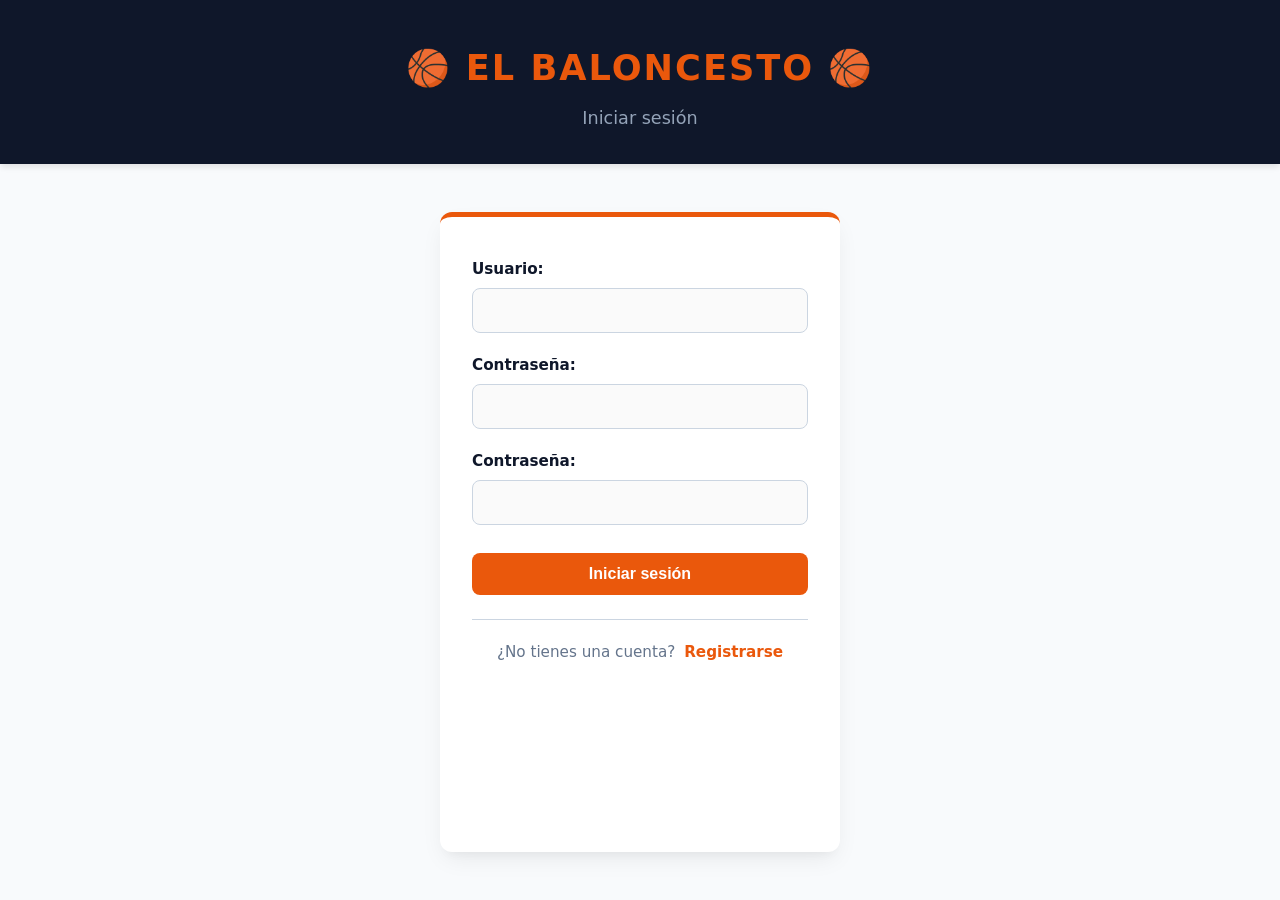
<file: login.html>
<!DOCTYPE html>
<html lang="es">

<head>
    <meta charset="UTF-8">
    <title>Iniciar sesión</title>
     <link rel="stylesheet" href="css/login.css">
</head>

<body>

    <header>
        <h1>🏀 EL BALONCESTO 🏀</h1>
        <h2>Iniciar sesión</h2>
    </header>

    <main>
        <form action="index.html">
            <div>
                <label for="usuario">Usuario:</label>
                <input type="text" id="usuario" name="usuario">
            </div>

            <div>
                <label for="contrasena">Contraseña:</label>
                <input type="password" id="contrasena" name="contraseña">
            </div>

            <div>
                <label for="contrasena">Contraseña:</label>
                <input type="password" id="contrasena" name="contraseña">
            </div>

            <button type="submit">Iniciar sesión</button>
        </form>

        <p>
            ¿No tienes una cuenta?
            <a href="register.html">Registrarse</a>
        </p>
    </main>

</body>

</html>
</file>
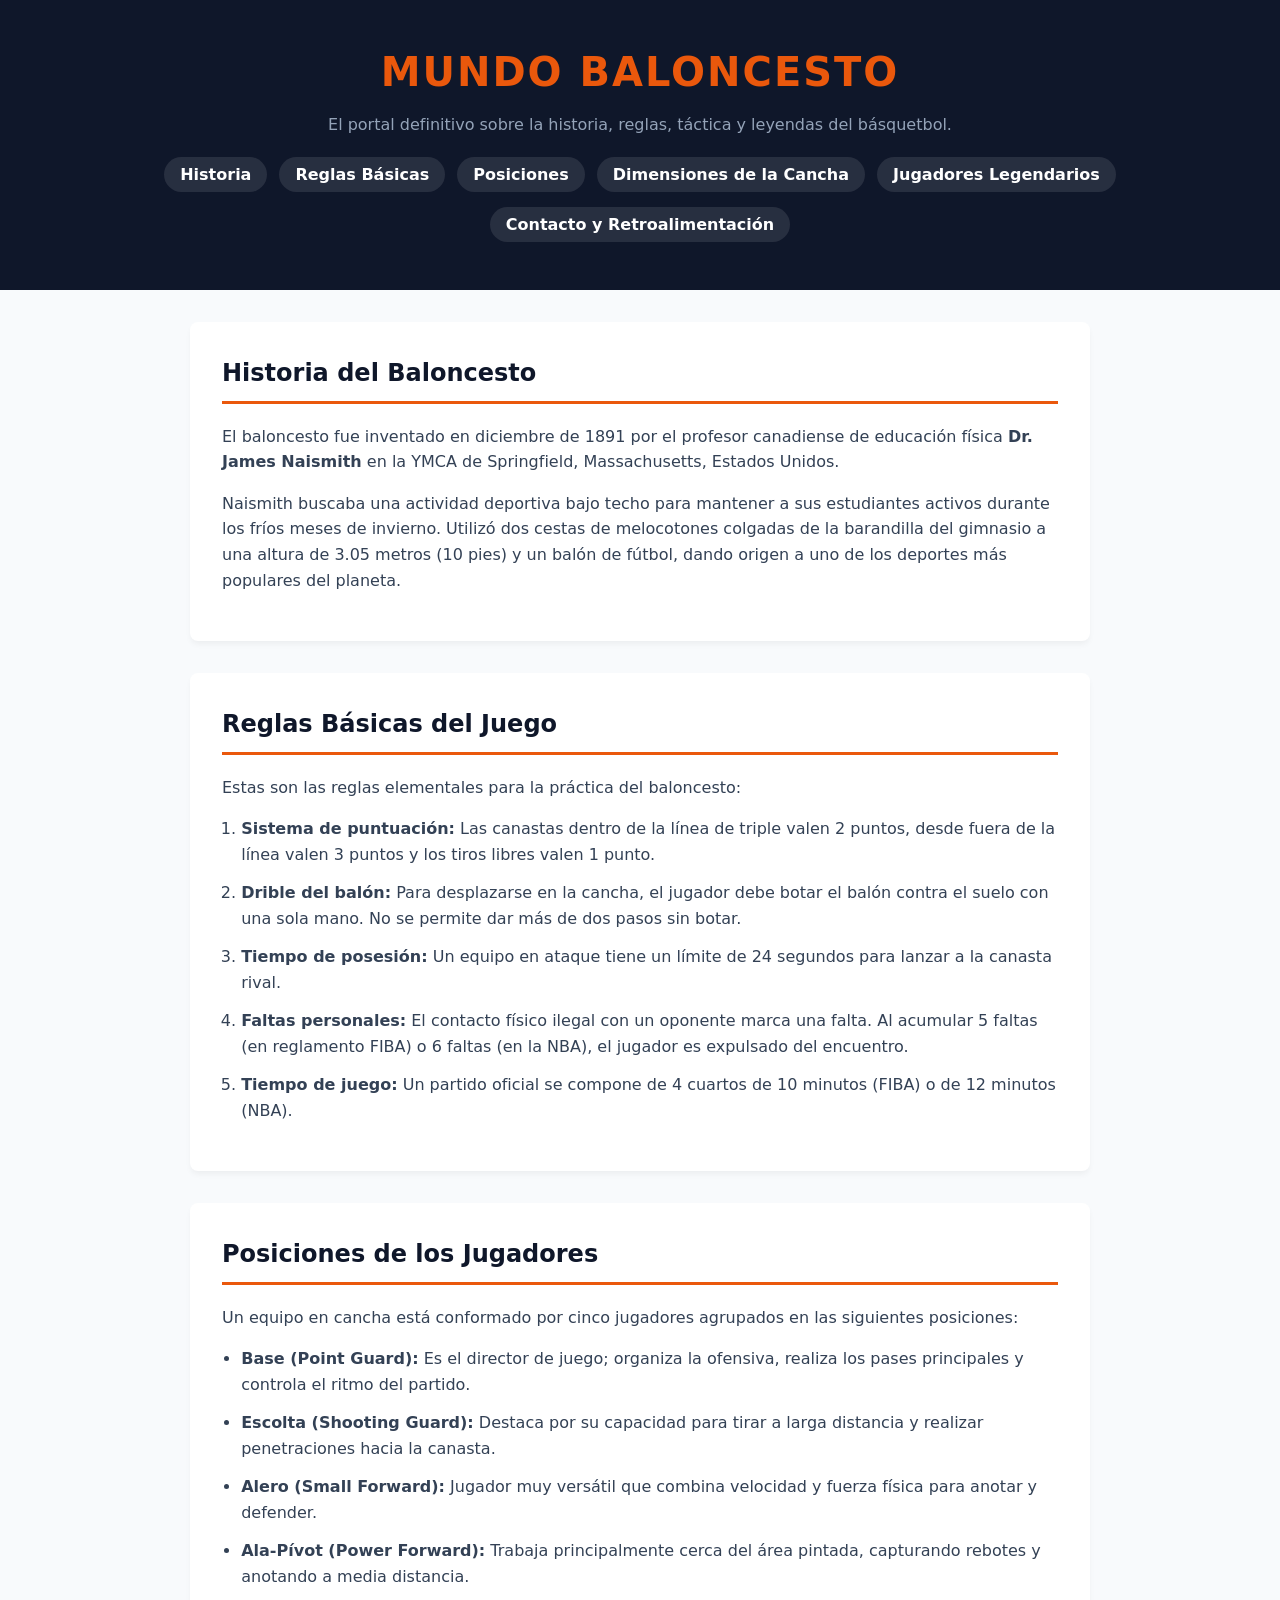
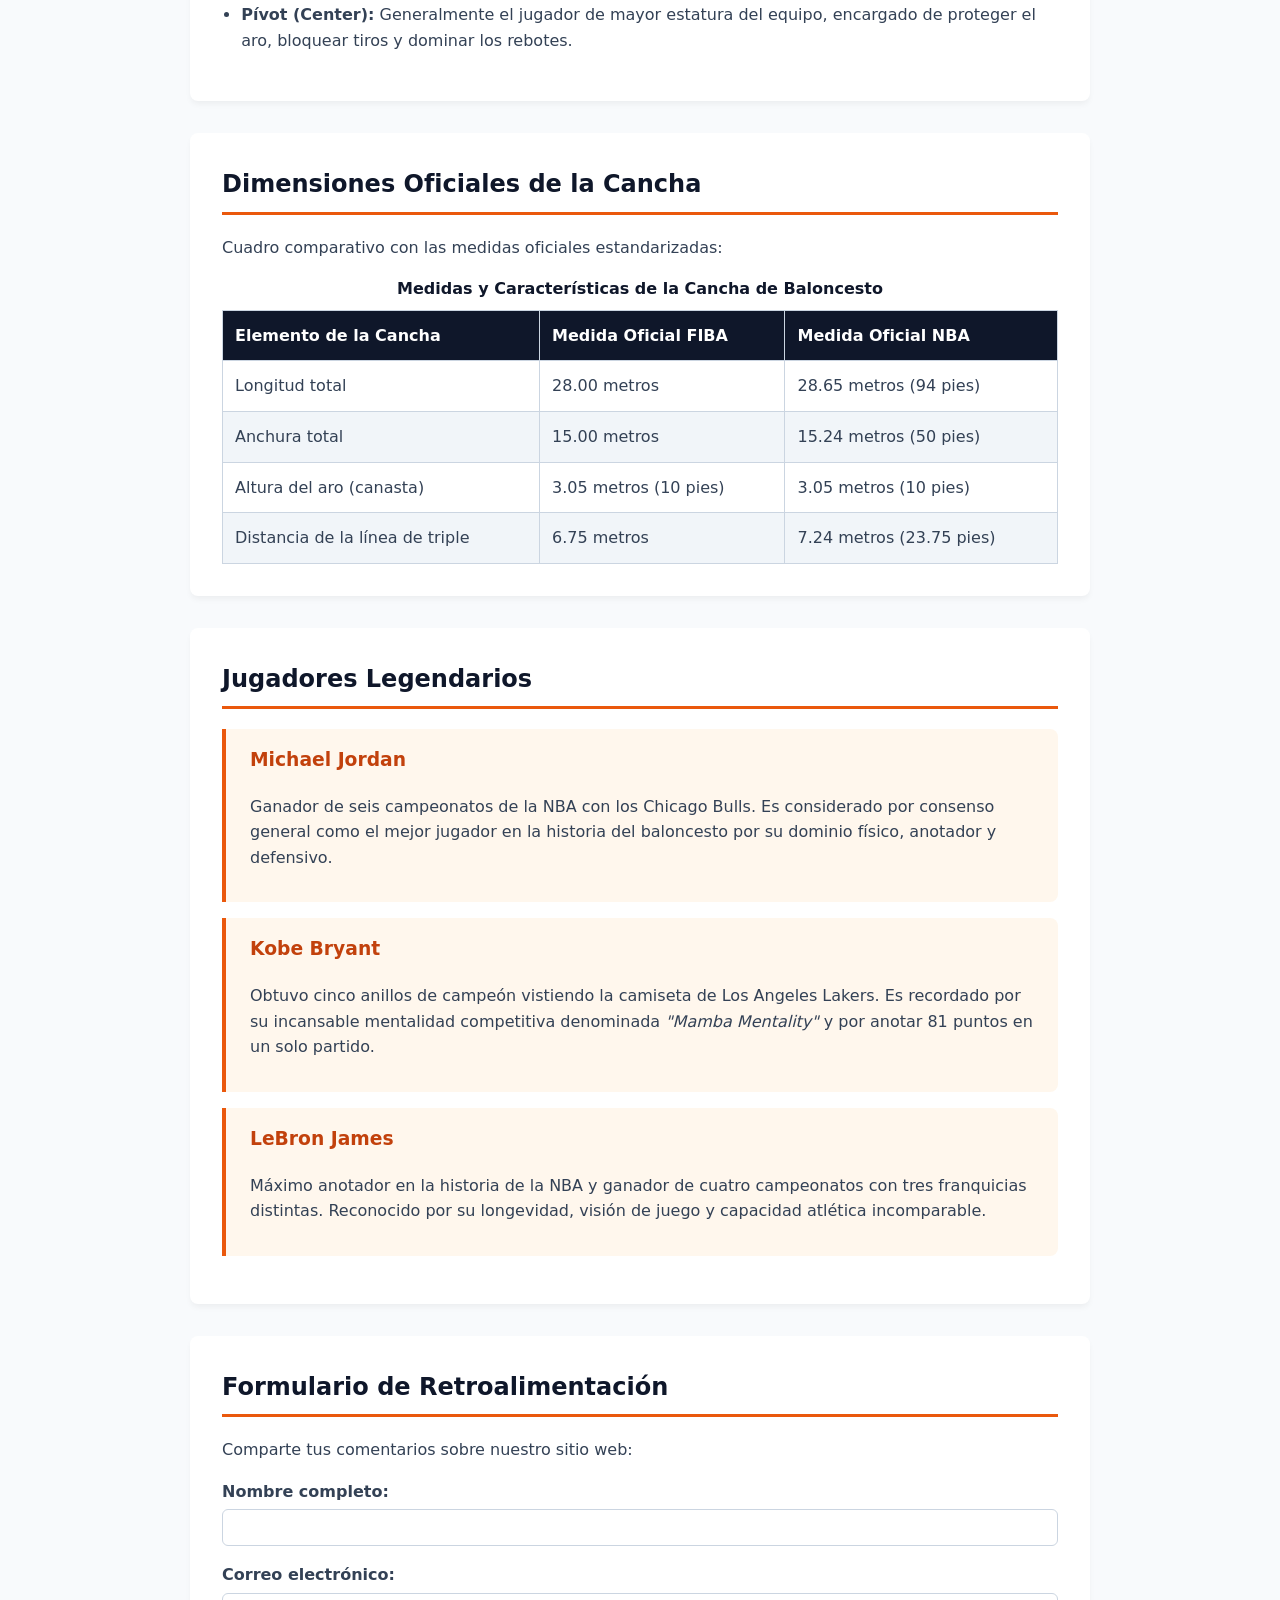
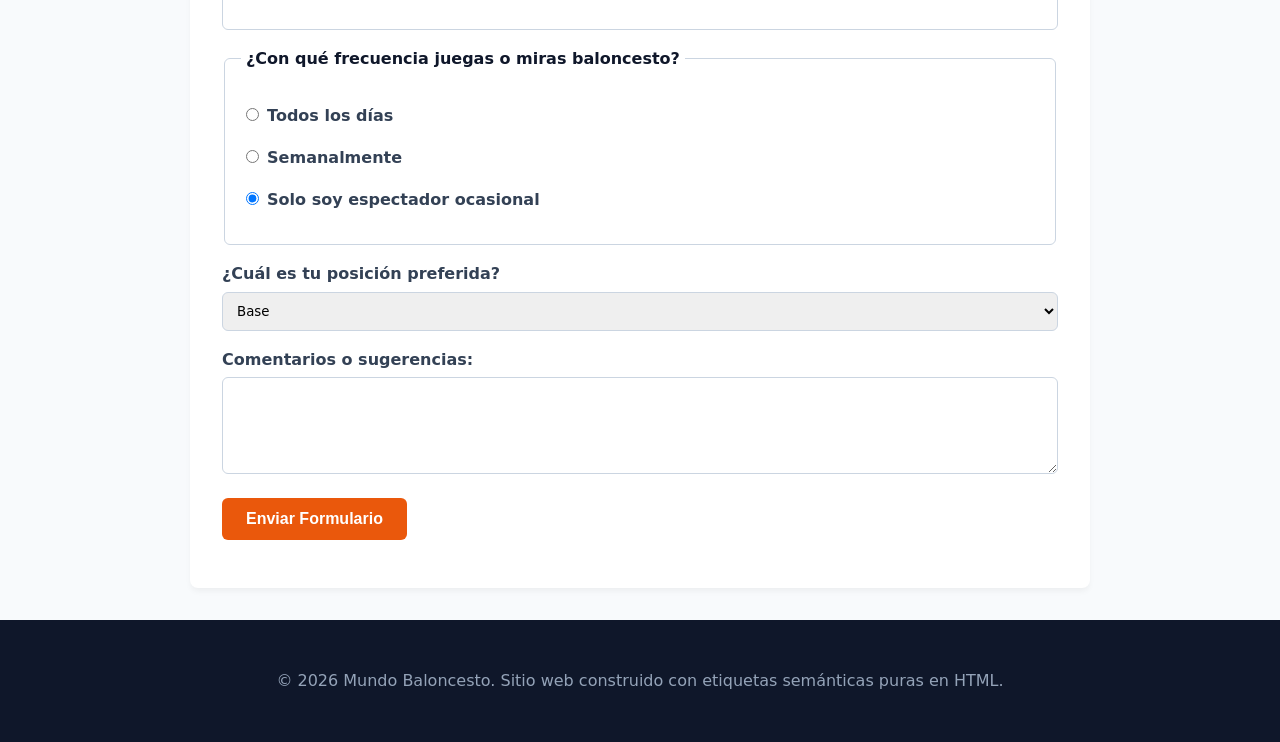
<file: mundo_baloncesto.html>
<!DOCTYPE html>
<html lang="es">
<head>
    <meta charset="UTF-8">
    <meta name="viewport" content="width=device-width, initial-scale=1.0">
    <title>Mundo Baloncesto - Portal Principal</title>
    <link rel="stylesheet" href="css/style.css">
</head>
<body>

    <header>
        <h1>Mundo Baloncesto</h1>
        <p>El portal definitivo sobre la historia, reglas, táctica y leyendas del básquetbol.</p>
        <nav>
            <ul>
                <li><a href="#historia">Historia</a></li>
                <li><a href="#reglas">Reglas Básicas</a></li>
                <li><a href="#posiciones">Posiciones</a></li>
                <li><a href="#dimensiones">Dimensiones de la Cancha</a></li>
                <li><a href="#leyendas">Jugadores Legendarios</a></li>
                <li><a href="#contacto">Contacto y Retroalimentación</a></li>
            </ul>
        </nav>
    </header>

    <main>
        <section id="historia">
            <h2>Historia del Baloncesto</h2>
            <p>El baloncesto fue inventado en diciembre de 1891 por el profesor canadiense de educación física <strong>Dr. James Naismith</strong> en la YMCA de Springfield, Massachusetts, Estados Unidos.</p>
            <p>Naismith buscaba una actividad deportiva bajo techo para mantener a sus estudiantes activos durante los fríos meses de invierno. Utilizó dos cestas de melocotones colgadas de la barandilla del gimnasio a una altura de 3.05 metros (10 pies) y un balón de fútbol, dando origen a uno de los deportes más populares del planeta.</p>
        </section>

        <section id="reglas">
            <h2>Reglas Básicas del Juego</h2>
            <p>Estas son las reglas elementales para la práctica del baloncesto:</p>
            <ol>
                <li><strong>Sistema de puntuación:</strong> Las canastas dentro de la línea de triple valen 2 puntos, desde fuera de la línea valen 3 puntos y los tiros libres valen 1 punto.</li>
                <li><strong>Drible del balón:</strong> Para desplazarse en la cancha, el jugador debe botar el balón contra el suelo con una sola mano. No se permite dar más de dos pasos sin botar.</li>
                <li><strong>Tiempo de posesión:</strong> Un equipo en ataque tiene un límite de 24 segundos para lanzar a la canasta rival.</li>
                <li><strong>Faltas personales:</strong> El contacto físico ilegal con un oponente marca una falta. Al acumular 5 faltas (en reglamento FIBA) o 6 faltas (en la NBA), el jugador es expulsado del encuentro.</li>
                <li><strong>Tiempo de juego:</strong> Un partido oficial se compone de 4 cuartos de 10 minutos (FIBA) o de 12 minutos (NBA).</li>
            </ol>
        </section>

        <section id="posiciones">
            <h2>Posiciones de los Jugadores</h2>
            <p>Un equipo en cancha está conformado por cinco jugadores agrupados en las siguientes posiciones:</p>
            <ul>
                <li><strong>Base (Point Guard):</strong> Es el director de juego; organiza la ofensiva, realiza los pases principales y controla el ritmo del partido.</li>
                <li><strong>Escolta (Shooting Guard):</strong> Destaca por su capacidad para tirar a larga distancia y realizar penetraciones hacia la canasta.</li>
                <li><strong>Alero (Small Forward):</strong> Jugador muy versátil que combina velocidad y fuerza física para anotar y defender.</li>
                <li><strong>Ala-Pívot (Power Forward):</strong> Trabaja principalmente cerca del área pintada, capturando rebotes y anotando a media distancia.</li>
                <li><strong>Pívot (Center):</strong> Generalmente el jugador de mayor estatura del equipo, encargado de proteger el aro, bloquear tiros y dominar los rebotes.</li>
            </ul>
        </section>

        <section id="dimensiones">
            <h2>Dimensiones Oficiales de la Cancha</h2>
            <p>Cuadro comparativo con las medidas oficiales estandarizadas:</p>
            <table border="1">
                <caption>Medidas y Características de la Cancha de Baloncesto</caption>
                <thead>
                    <tr>
                        <th>Elemento de la Cancha</th>
                        <th>Medida Oficial FIBA</th>
                        <th>Medida Oficial NBA</th>
                    </tr>
                </thead>
                <tbody>
                    <tr>
                        <td>Longitud total</td>
                        <td>28.00 metros</td>
                        <td>28.65 metros (94 pies)</td>
                    </tr>
                    <tr>
                        <td>Anchura total</td>
                        <td>15.00 metros</td>
                        <td>15.24 metros (50 pies)</td>
                    </tr>
                    <tr>
                        <td>Altura del aro (canasta)</td>
                        <td>3.05 metros (10 pies)</td>
                        <td>3.05 metros (10 pies)</td>
                    </tr>
                    <tr>
                        <td>Distancia de la línea de triple</td>
                        <td>6.75 metros</td>
                        <td>7.24 metros (23.75 pies)</td>
                    </tr>
                </tbody>
            </table>
        </section>

        <section id="leyendas">
            <h2>Jugadores Legendarios</h2>
            
            <article>
                <h3>Michael Jordan</h3>
                <p>Ganador de seis campeonatos de la NBA con los Chicago Bulls. Es considerado por consenso general como el mejor jugador en la historia del baloncesto por su dominio físico, anotador y defensivo.</p>
            </article>

            <article>
                <h3>Kobe Bryant</h3>
                <p>Obtuvo cinco anillos de campeón vistiendo la camiseta de Los Angeles Lakers. Es recordado por su incansable mentalidad competitiva denominada <em>"Mamba Mentality"</em> y por anotar 81 puntos en un solo partido.</p>
            </article>

            <article>
                <h3>LeBron James</h3>
                <p>Máximo anotador en la historia de la NBA y ganador de cuatro campeonatos con tres franquicias distintas. Reconocido por su longevidad, visión de juego y capacidad atlética incomparable.</p>
            </article>
        </section>

        <section id="contacto">
            <h2>Formulario de Retroalimentación</h2>
            <p>Comparte tus comentarios sobre nuestro sitio web:</p>
            
            <form action="#" method="post">
                <p>
                    <label for="nombre">Nombre completo:</label><br>
                    <input type="text" id="nombre" name="nombre" required>
                </p>

                <p>
                    <label for="email">Correo electrónico:</label><br>
                    <input type="email" id="email" name="email" required>
                </p>

                <fieldset>
                    <legend>¿Con qué frecuencia juegas o miras baloncesto?</legend>
                    <p>
                        <input type="radio" id="frecuencia_diario" name="frecuencia" value="diario">
                        <label for="frecuencia_diario">Todos los días</label>
                    </p>
                    <p>
                        <input type="radio" id="frecuencia_semanal" name="frecuencia" value="semanal">
                        <label for="frecuencia_semanal">Semanalmente</label>
                    </p>
                    <p>
                        <input type="radio" id="frecuencia_espectador" name="frecuencia" value="espectador" checked>
                        <label for="frecuencia_espectador">Solo soy espectador ocasional</label>
                    </p>
                </fieldset>

                <p>
                    <label for="posicion_favorita">¿Cuál es tu posición preferida?</label><br>
                    <select id="posicion_favorita" name="posicion_favorita">
                        <option value="base">Base</option>
                        <option value="escolta">Escolta</option>
                        <option value="alero">Alero</option>
                        <option value="ala-pivot">Ala-Pívot</option>
                        <option value="pivot">Pívot</option>
                    </select>
                </p>

                <p>
                    <label for="comentarios">Comentarios o sugerencias:</label><br>
                    <textarea id="comentarios" name="comentarios" rows="5" cols="40"></textarea>
                </p>

                <p>
                    <button type="submit">Enviar Formulario</button>
                </p>
            </form>
        </section>
    </main>

    <footer>
        <hr>
        <p>&copy; 2026 Mundo Baloncesto. Sitio web construido con etiquetas semánticas puras en HTML.</p>
    </footer>

</body>
</html>
</file>
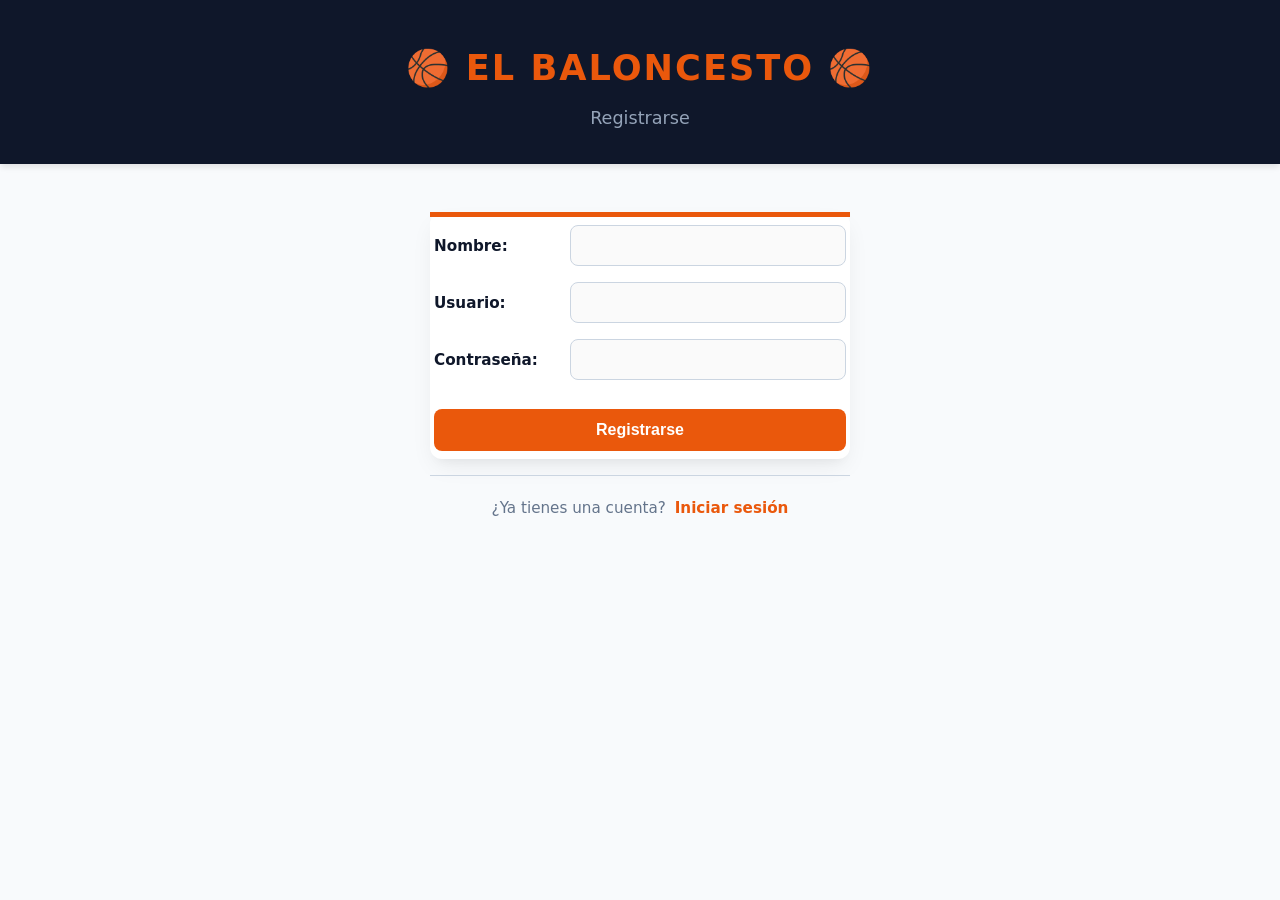
<file: registrarse.html>
<!DOCTYPE html>
<html lang="es">

<head>
    <meta charset="UTF-8">
    <title>Registrarse</title>
      <link rel="stylesheet" href="css/registrarse.css">
</head>

<body>

    <table width="100%" border="1">
        <tr>
            <td align="center">
                <h1>🏀 EL BALONCESTO 🏀</h1>
                <h2>Registrarse</h2>
            </td>
        </tr>
    </table>

    <br>

    <table border="1" align="center" cellpadding="10">

        <tr>
            <td>
                <label>Nombre:</label>
            </td>

            <td>
                <input type="text" name="nombre">
            </td>
        </tr>

        <tr>
            <td>
                <label>Usuario:</label>
            </td>

            <td>
                <input type="text" name="usuario">
            </td>
        </tr>

        <tr>
            <td>
                <label>Contraseña:</label>
            </td>

            <td>
                <input type="password" name="contraseña">
            </td>
        </tr>

        <tr>
            <td colspan="2" align="center">

                <a href="index.html">
                    <button type="button">Registrarse</button>
                </a>

            </td>
        </tr>

    </table>

    <br>

    <table width="100%">
        <tr>
            <td align="center">
                ¿Ya tienes una cuenta?
                <a href="iniciar-sesion.html">Iniciar sesión</a>
            </td>
        </tr>
    </table>

</body>

</html>
</file>
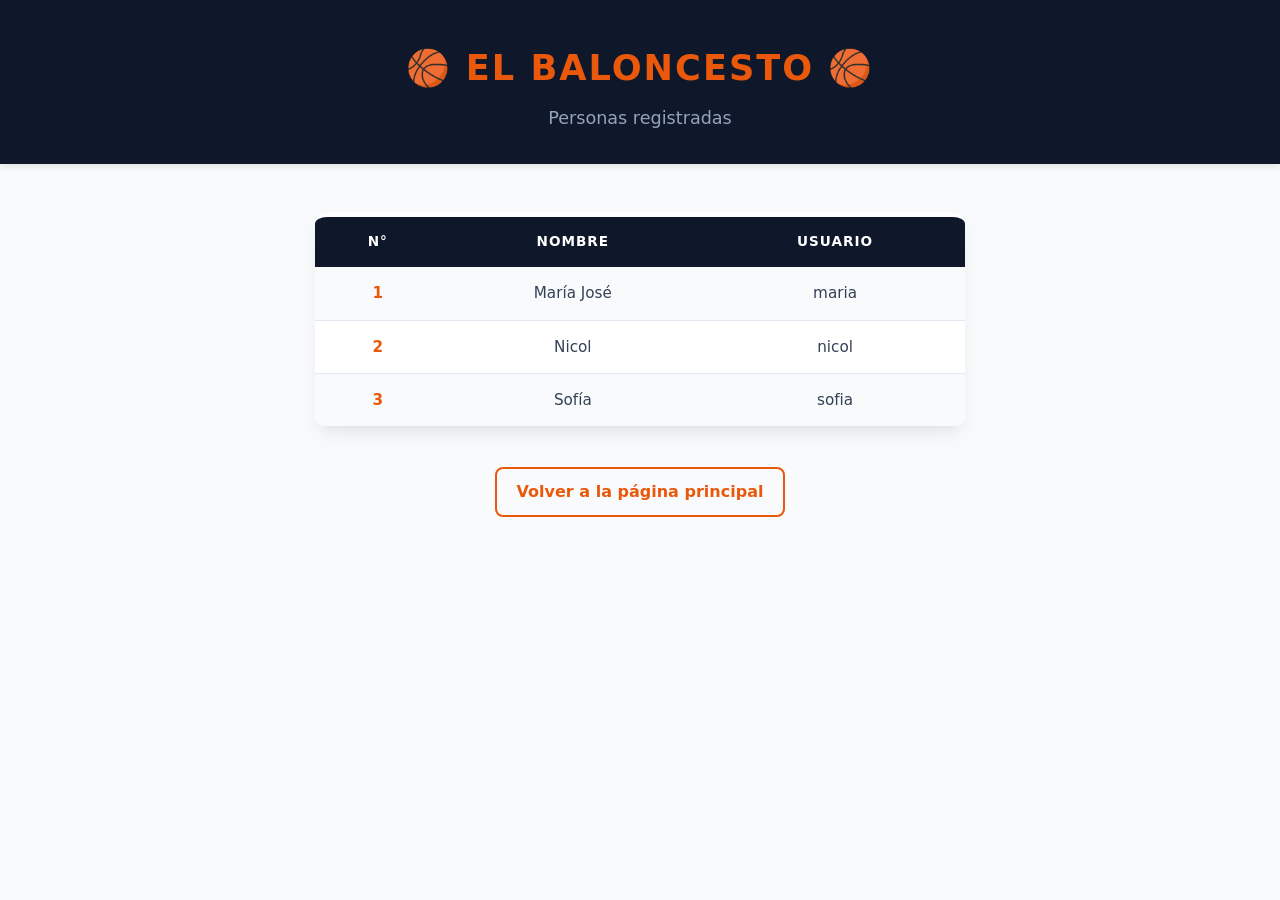
<file: tabla.html>
<!DOCTYPE html>
<html lang="es">

<head>
    <meta charset="UTF-8">
    <title>Personas registradas</title>
    <link rel="stylesheet" href="css/tabla.css">
</head>

<body>

    <table width="100%" border="1">
        <tr>
            <td align="center">
                <h1>🏀 EL BALONCESTO 🏀</h1>
                <h2>Personas registradas</h2>
            </td>
        </tr>
    </table>

    <br>

    <table width="80%" border="1" align="center" cellpadding="10">

        <tr align="center">
            <th>N°</th>
            <th>Nombre</th>
            <th>Usuario</th>
        </tr>

        <tr align="center">
            <td>1</td>
            <td>María José</td>
            <td>maria</td>
        </tr>

        <tr align="center">
            <td>2</td>
            <td>Nicol</td>
            <td>nicol</td>
        </tr>

        <tr align="center">
            <td>3</td>
            <td>Sofía</td>
            <td>sofia</td>
        </tr>

    </table>

    <br>

    <table width="100%">
        <tr>
            <td align="center">
                <a href="index.html">Volver a la página principal</a>
            </td>
        </tr>
    </table>

</body>

</html>
</file>
<file: css/login.css>
/* ==========================================
   VARIABLES DE COLOR Y TEMA
   ========================================== */
:root {
    --color-primary: #ea580c;       /* Naranja baloncesto */
    --color-primary-hover: #c2410c; /* Naranja oscuro al pasar el cursor */
    --color-dark: #0f172a;          /* Azul/Gris muy oscuro (encabezado) */
    --color-light: #f8fafc;         /* Gris claro (fondo de página) */
    --color-card: #ffffff;          /* Blanco (tarjeta contenedor) */
    --color-text: #334155;          /* Gris oscuro (texto general) */
    --color-border: #cbd5e1;        /* Gris borde */
}

/* ==========================================
   ESTILOS GENERALES Y BASE
   ========================================== */
body {
    font-family: 'Segoe UI', system-ui, -apple-system, sans-serif;
    line-height: 1.6;
    background-color: var(--color-light);
    color: var(--color-text);
    margin: 0;
    padding: 0;
    min-height: 100vh;
    display: flex;
    flex-direction: column;
}

/* ==========================================
   ENCABEZADO (HEADER)
   ========================================== */
header {
    background-color: var(--color-dark);
    color: white;
    text-align: center;
    padding: 2.5rem 1rem 2rem 1rem;
    box-shadow: 0 4px 6px -1px rgba(0, 0, 0, 0.1);
}

header h1 {
    margin: 0;
    font-size: 2.2rem;
    color: var(--color-primary);
    letter-spacing: 2px;
    text-transform: uppercase;
}

header h2 {
    margin: 0.5rem 0 0 0;
    font-size: 1.1rem;
    font-weight: 400;
    color: #94a3b8;
}

/* ==========================================
   CONTENEDOR PRINCIPAL (MAIN)
   ========================================== */
main {
    flex: 1;
    max-width: 400px;
    width: 90%;
    margin: 3rem auto;
    background-color: var(--color-card);
    padding: 2.5rem 2rem;
    border-radius: 12px;
    border-top: 5px solid var(--color-primary);
    box-shadow: 0 10px 25px -5px rgba(0, 0, 0, 0.08), 0 8px 10px -6px rgba(0, 0, 0, 0.04);
    box-sizing: border-box;
}

/* ==========================================
   FORMULARIO Y CAMPOS
   ========================================== */
form div {
    margin-bottom: 1.25rem;
}

label {
    display: block;
    font-weight: 600;
    margin-bottom: 0.4rem;
    color: var(--color-dark);
    font-size: 0.95rem;
}

input[type="text"],
input[type="password"] {
    width: 100%;
    padding: 12px;
    border: 1px solid var(--color-border);
    border-radius: 8px;
    box-sizing: border-box;
    font-size: 1rem;
    font-family: inherit;
    background-color: #fafafa;
    transition: border-color 0.2s ease, box-shadow 0.2s ease, background-color 0.2s ease;
}

input[type="text"]:focus,
input[type="password"]:focus {
    outline: none;
    background-color: #ffffff;
    border-color: var(--color-primary);
    box-shadow: 0 0 0 3px rgba(234, 88, 12, 0.2);
}

/* ==========================================
   BOTÓN DE ENVÍO
   ========================================== */
button[type="submit"] {
    width: 100%;
    background-color: var(--color-primary);
    color: white;
    border: none;
    padding: 12px;
    font-size: 1rem;
    font-weight: 700;
    border-radius: 8px;
    cursor: pointer;
    margin-top: 0.5rem;
    transition: background-color 0.2s ease, transform 0.1s ease;
}

button[type="submit"]:hover {
    background-color: var(--color-primary-hover);
}

button[type="submit"]:active {
    transform: scale(0.98);
}

/* ==========================================
   ENLACE DE REGISTRO
   ========================================== */
main > p {
    text-align: center;
    margin-top: 1.5rem;
    padding-top: 1.25rem;
    border-top: 1px solid var(--color-border);
    font-size: 0.95rem;
    color: #64748b;
}

main > p a {
    color: var(--color-primary);
    font-weight: 600;
    text-decoration: none;
    margin-left: 0.25rem;
}

main > p a:hover {
    text-decoration: underline;
    color: var(--color-primary-hover);
}
</file>
<file: css/style.css>
/* ==========================================
   VARIABLES Y ESTILOS GENERALES
   ========================================== */
:root {
    --color-primary: #ea580c; /* Naranja baloncesto */
    --color-primary-hover: #c2410c;
    --color-dark: #0f172a;    /* Azul/Negro oscuro */
    --color-light: #f8fafc;   /* Gris claro de fondo */
    --color-card: #ffffff;    /* Fondo de secciones */
    --color-text: #334155;    /* Gris texto */
    --color-border: #cbd5e1;
}

body {
    font-family: 'Segoe UI', system-ui, -apple-system, sans-serif;
    line-height: 1.6;
    background-color: var(--color-light);
    color: var(--color-text);
    margin: 0;
    padding: 0;
}

/* ==========================================
   ENCABEZADO Y NAVEGACIÓN
   ========================================== */
header {
    background-color: var(--color-dark);
    color: white;
    padding: 2.5rem 1rem 1.5rem 1rem;
    text-align: center;
}

header h1 {
    margin: 0;
    font-size: 2.5rem;
    color: var(--color-primary);
    text-transform: uppercase;
    letter-spacing: 2px;
}

header p {
    margin-top: 0.5rem;
    color: #94a3b8;
}

nav ul {
    list-style: none;
    padding: 0;
    display: flex;
    flex-wrap: wrap;
    justify-content: center;
    gap: 12px;
    margin-top: 1.5rem;
}

nav a {
    color: white;
    text-decoration: none;
    font-weight: 600;
    padding: 8px 16px;
    border-radius: 20px;
    background-color: rgba(255, 255, 255, 0.1);
    transition: background-color 0.3s ease, color 0.3s ease;
}

nav a:hover {
    background-color: var(--color-primary);
    color: white;
}

/* ==========================================
   ESTRUCTURA Y SECCIONES
   ========================================== */
main {
    max-width: 900px;
    margin: 2rem auto;
    padding: 0 1rem;
}

section {
    background-color: var(--color-card);
    padding: 2rem;
    margin-bottom: 2rem;
    border-radius: 8px;
    box-shadow: 0 4px 6px -1px rgba(0, 0, 0, 0.05);
}

h2 {
    color: var(--color-dark);
    border-bottom: 3px solid var(--color-primary);
    padding-bottom: 0.5rem;
    margin-top: 0;
}

ol, ul {
    padding-left: 1.2rem;
}

li {
    margin-bottom: 0.8rem;
}

/* ==========================================
   TABLA DE DIMENSIONES
   ========================================== */
table {
    width: 100%;
    border-collapse: collapse;
    margin-top: 1rem;
}

caption {
    font-weight: bold;
    margin-bottom: 0.5rem;
    color: var(--color-dark);
}

th, td {
    padding: 12px;
    text-align: left;
    border: 1px solid var(--color-border);
}

th {
    background-color: var(--color-dark);
    color: white;
}

tbody tr:nth-child(even) {
    background-color: #f1f5f9;
}

/* ==========================================
   ARTÍCULOS DE LEYENDAS
   ========================================== */
#leyendas article {
    border-left: 4px solid var(--color-primary);
    background-color: #fff7ed;
    padding: 1rem 1.5rem;
    margin-bottom: 1rem;
    border-radius: 0 8px 8px 0;
}

#leyendas h3 {
    margin-top: 0;
    color: var(--color-primary-hover);
}

/* ==========================================
   FORMULARIO
   ========================================== */
form p {
    margin-bottom: 1rem;
}

label {
    font-weight: 600;
}

input[type="text"],
input[type="email"],
select,
textarea {
    width: 100%;
    padding: 10px;
    margin-top: 5px;
    border: 1px solid var(--color-border);
    border-radius: 6px;
    box-sizing: border-box;
    font-family: inherit;
}

input[type="text"]:focus,
input[type="email"]:focus,
select:focus,
textarea:focus {
    outline: none;
    border-color: var(--color-primary);
    box-shadow: 0 0 0 3px rgba(234, 88, 12, 0.2);
}

fieldset {
    border: 1px solid var(--color-border);
    border-radius: 6px;
    padding: 1rem;
    margin-bottom: 1rem;
}

legend {
    font-weight: bold;
    color: var(--color-dark);
    padding: 0 5px;
}

button[type="submit"] {
    background-color: var(--color-primary);
    color: white;
    border: none;
    padding: 12px 24px;
    font-size: 1rem;
    font-weight: bold;
    border-radius: 6px;
    cursor: pointer;
    transition: background-color 0.3s ease;
}

button[type="submit"]:hover {
    background-color: var(--color-primary-hover);
}

/* ==========================================
   PIE DE PÁGINA
   ========================================== */
footer {
    text-align: center;
    padding: 2rem 1rem;
    background-color: var(--color-dark);
    color: #94a3b8;
}

footer hr {
    display: none;
}
</file>
<file: css/registrarse.css>
/* ==========================================
   VARIABLES DE COLOR Y TEMA
   ========================================== */
:root {
    --color-primary: #ea580c;       /* Naranja baloncesto */
    --color-primary-hover: #c2410c; /* Naranja oscuro */
    --color-dark: #0f172a;          /* Azul/Gris muy oscuro (encabezado) */
    --color-light: #f8fafc;         /* Gris claro (fondo de página) */
    --color-card: #ffffff;          /* Blanco (tarjeta contenedor) */
    --color-text: #334155;          /* Gris oscuro (texto general) */
    --color-border: #cbd5e1;        /* Gris borde */
}

/* ==========================================
   ESTILOS GENERALES Y RESET
   ========================================== */
body {
    font-family: 'Segoe UI', system-ui, -apple-system, sans-serif;
    line-height: 1.6;
    background-color: var(--color-light);
    color: var(--color-text);
    margin: 0;
    padding: 0;
    min-height: 100vh;
}

/* Ocultar etiquetas de salto de línea antiguas */
br {
    display: none;
}

/* Anular bordes por defecto de las tablas HTML */
table {
    border-collapse: collapse;
    border: none !important;
}

td {
    border: none !important;
}

/* ==========================================
   TABLA 1: ENCABEZADO
   ========================================== */
body > table:nth-of-type(1) {
    width: 100% !important;
    background-color: var(--color-dark);
    box-shadow: 0 4px 6px -1px rgba(0, 0, 0, 0.1);
}

body > table:nth-of-type(1) td {
    padding: 2.5rem 1rem 2rem 1rem;
}

body > table:nth-of-type(1) h1 {
    margin: 0;
    font-size: 2.2rem;
    color: var(--color-primary);
    letter-spacing: 2px;
    text-transform: uppercase;
}

body > table:nth-of-type(1) h2 {
    margin: 0.5rem 0 0 0;
    font-size: 1.1rem;
    font-weight: 400;
    color: #94a3b8;
}

/* ==========================================
   TABLA 2: TARJETA DE FORMULARIO DE REGISTRO
   ========================================== */
body > table:nth-of-type(2) {
    max-width: 420px;
    width: 90%;
    margin: 3rem auto 1rem auto;
    background-color: var(--color-card);
    padding: 2rem 1.5rem;
    border-radius: 12px;
    border-top: 5px solid var(--color-primary) !important;
    box-shadow: 0 10px 25px -5px rgba(0, 0, 0, 0.08), 0 8px 10px -6px rgba(0, 0, 0, 0.04);
}

body > table:nth-of-type(2) td {
    padding: 8px 4px;
}

label {
    display: block;
    font-weight: 600;
    color: var(--color-dark);
    font-size: 0.95rem;
    white-space: nowrap;
}

input[type="text"],
input[type="password"] {
    width: 100%;
    padding: 10px 12px;
    border: 1px solid var(--color-border);
    border-radius: 8px;
    box-sizing: border-box;
    font-size: 1rem;
    font-family: inherit;
    background-color: #fafafa;
    transition: border-color 0.2s ease, box-shadow 0.2s ease, background-color 0.2s ease;
}

input[type="text"]:focus,
input[type="password"]:focus {
    outline: none;
    background-color: #ffffff;
    border-color: var(--color-primary);
    box-shadow: 0 0 0 3px rgba(234, 88, 12, 0.2);
}

/* Botón y enlace dentro de la tabla */
body > table:nth-of-type(2) a {
    display: block;
    width: 100%;
    text-decoration: none;
}

button[type="button"] {
    width: 100%;
    background-color: var(--color-primary);
    color: white;
    border: none;
    padding: 12px;
    font-size: 1rem;
    font-weight: 700;
    border-radius: 8px;
    cursor: pointer;
    margin-top: 0.8rem;
    transition: background-color 0.2s ease, transform 0.1s ease;
}

button[type="button"]:hover {
    background-color: var(--color-primary-hover);
}

button[type="button"]:active {
    transform: scale(0.98);
}

/* ==========================================
   TABLA 3: PIE DE PÁGINA (ENLACE DE INICIO DE SESIÓN)
   ========================================== */
body > table:nth-of-type(3) {
    max-width: 420px;
    width: 90%;
    margin: 1rem auto 3rem auto;
    font-size: 0.95rem;
    color: #64748b;
}

body > table:nth-of-type(3) td {
    padding-top: 1.25rem;
    border-top: 1px solid var(--color-border) !important;
}

body > table:nth-of-type(3) a {
    color: var(--color-primary);
    font-weight: 600;
    text-decoration: none;
    margin-left: 0.25rem;
}

body > table:nth-of-type(3) a:hover {
    text-decoration: underline;
    color: var(--color-primary-hover);
}
</file>
<file: css/tabla.css>
/* ==========================================
   VARIABLES DE COLOR Y TEMA
   ========================================== */
:root {
    --color-primary: #ea580c;       /* Naranja baloncesto */
    --color-primary-hover: #c2410c; /* Naranja oscuro */
    --color-dark: #0f172a;          /* Azul/Gris muy oscuro (encabezado) */
    --color-light: #f8fafc;         /* Gris claro (fondo de página) */
    --color-card: #ffffff;          /* Blanco (tarjeta contenedor) */
    --color-text: #334155;          /* Gris oscuro (texto general) */
    --color-border: #e2e8f0;        /* Gris borde suave */
}

/* ==========================================
   ESTILOS GENERALES Y RESET
   ========================================== */
body {
    font-family: 'Segoe UI', system-ui, -apple-system, sans-serif;
    line-height: 1.6;
    background-color: var(--color-light);
    color: var(--color-text);
    margin: 0;
    padding: 0;
    min-height: 100vh;
}

/* Ocultar etiquetas <br> antiguas */
br {
    display: none;
}

/* Anular bordes HTML por defecto de las tablas */
table {
    border-collapse: collapse;
    border: none !important;
}

/* ==========================================
   TABLA 1: ENCABEZADO
   ========================================== */
body > table:nth-of-type(1) {
    width: 100% !important;
    background-color: var(--color-dark);
    box-shadow: 0 4px 6px -1px rgba(0, 0, 0, 0.1);
}

body > table:nth-of-type(1) td {
    padding: 2.5rem 1rem 2rem 1rem;
    border: none !important;
}

body > table:nth-of-type(1) h1 {
    margin: 0;
    font-size: 2.2rem;
    color: var(--color-primary);
    letter-spacing: 2px;
    text-transform: uppercase;
}

body > table:nth-of-type(1) h2 {
    margin: 0.5rem 0 0 0;
    font-size: 1.1rem;
    font-weight: 400;
    color: #94a3b8;
}

/* ==========================================
   TABLA 2: TABLA DE PERSONAS REGISTRADAS
   ========================================== */
body > table:nth-of-type(2) {
    max-width: 650px;
    width: 90% !important;
    margin: 3rem auto 1.5rem auto;
    background-color: var(--color-card);
    border-radius: 12px;
    overflow: hidden; /* Mantiene bordes redondeados limpios */
    box-shadow: 0 10px 25px -5px rgba(0, 0, 0, 0.08), 0 8px 10px -6px rgba(0, 0, 0, 0.04);
    border-top: 5px solid var(--color-primary) !important;
}

/* Encabezados de la tabla (th) */
body > table:nth-of-type(2) th {
    background-color: var(--color-dark);
    color: #ffffff;
    font-weight: 700;
    text-transform: uppercase;
    font-size: 0.85rem;
    letter-spacing: 1px;
    padding: 14px 16px;
    border: none !important;
}

/* Celdas de datos (td) */
body > table:nth-of-type(2) td {
    padding: 14px 16px;
    border-bottom: 1px solid var(--color-border) !important;
    border-top: none !important;
    border-left: none !important;
    border-right: none !important;
    font-size: 0.95rem;
}

/* Filas alternadas (Zebra striping) */
body > table:nth-of-type(2) tr:nth-child(even) {
    background-color: #f8fafc;
}

/* Efecto hover al pasar el cursor sobre cada fila de la lista */
body > table:nth-of-type(2) tr:not(:first-child):hover {
    background-color: #ffedd5; /* Naranja muy suave al pasar el mouse */
    transition: background-color 0.2s ease;
}

/* Destacar la columna con el número de posición */
body > table:nth-of-type(2) td:first-child {
    font-weight: bold;
    color: var(--color-primary);
}

/* ==========================================
   TABLA 3: PIE DE PÁGINA (ENLACE DE VOLVER)
   ========================================== */
body > table:nth-of-type(3) {
    max-width: 650px;
    width: 90% !important;
    margin: 1.5rem auto 3rem auto;
}

body > table:nth-of-type(3) td {
    border: none !important;
    padding: 1rem 0;
}

body > table:nth-of-type(3) a {
    display: inline-block;
    color: var(--color-primary);
    font-weight: 600;
    text-decoration: none;
    padding: 10px 20px;
    border: 2px solid var(--color-primary);
    border-radius: 8px;
    transition: all 0.2s ease;
}

body > table:nth-of-type(3) a:hover {
    background-color: var(--color-primary);
    color: #ffffff;
    transform: translateY(-2px);
}
</file>
